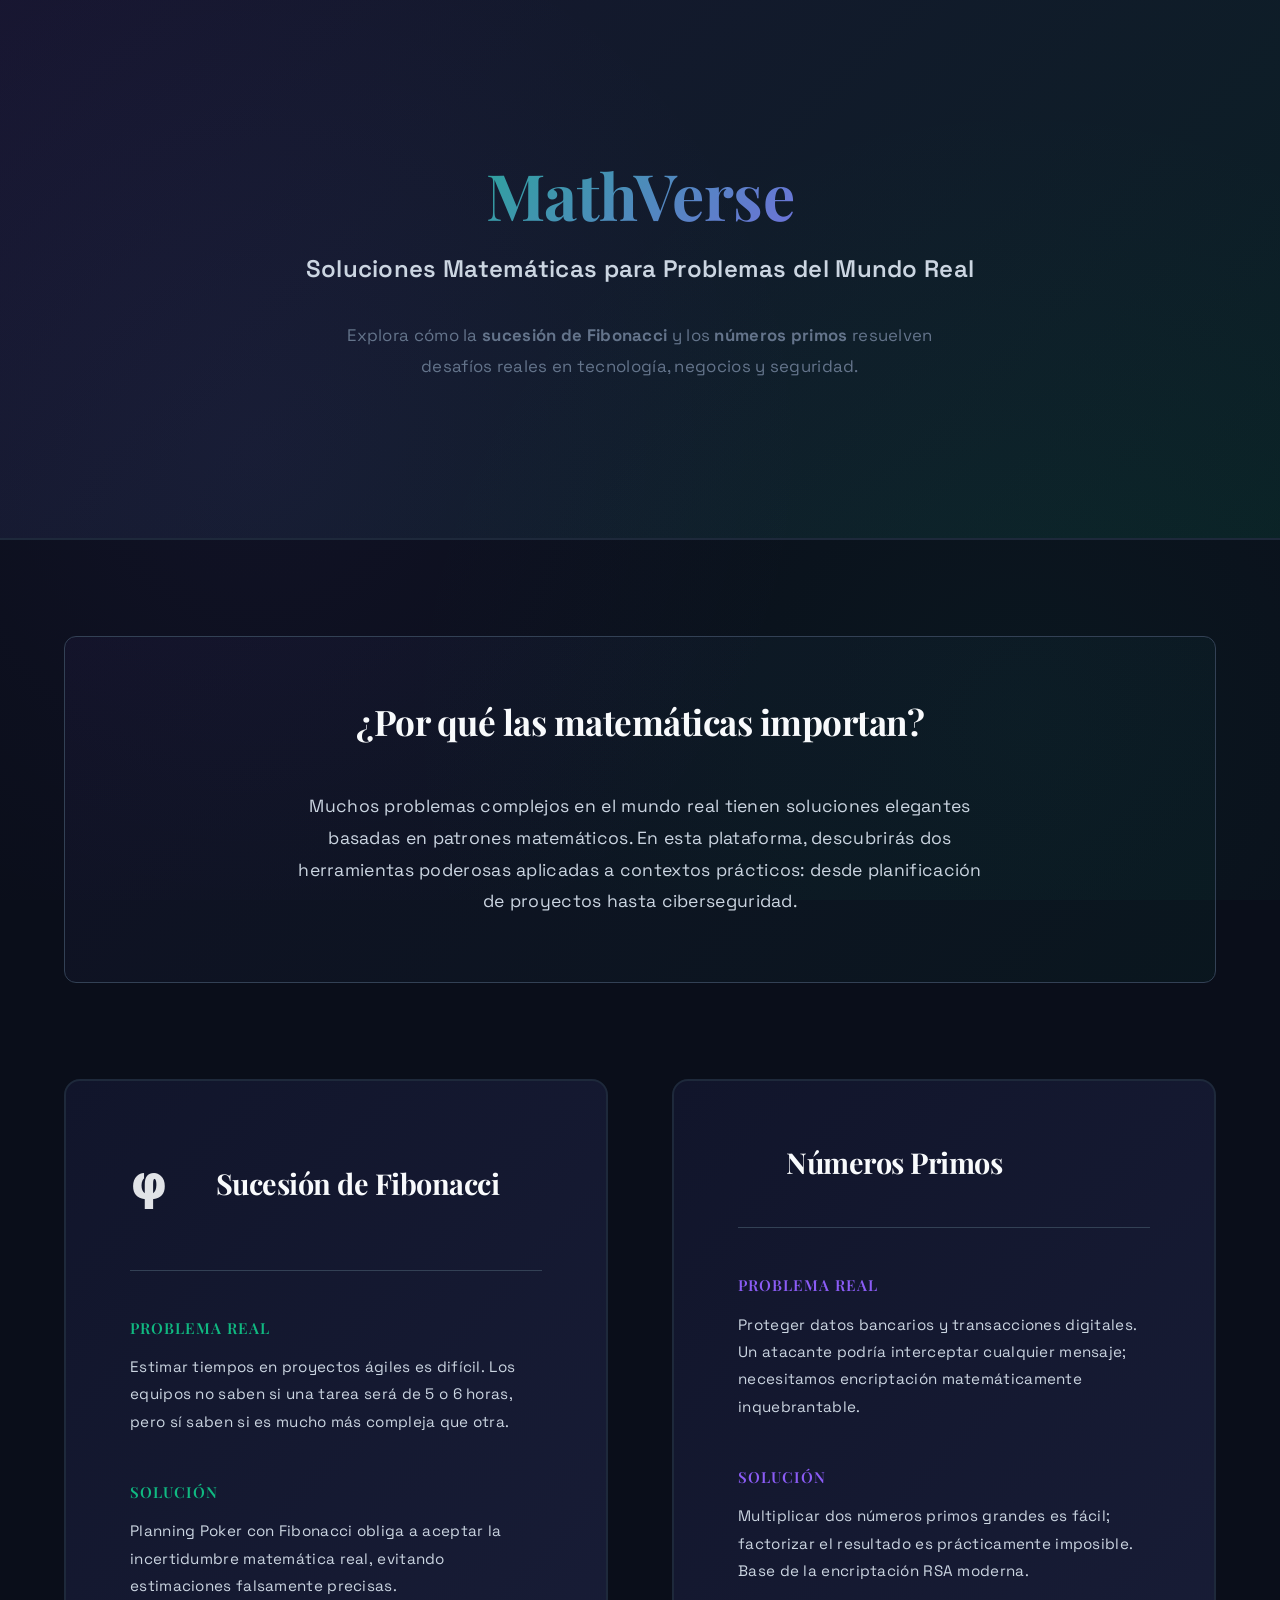
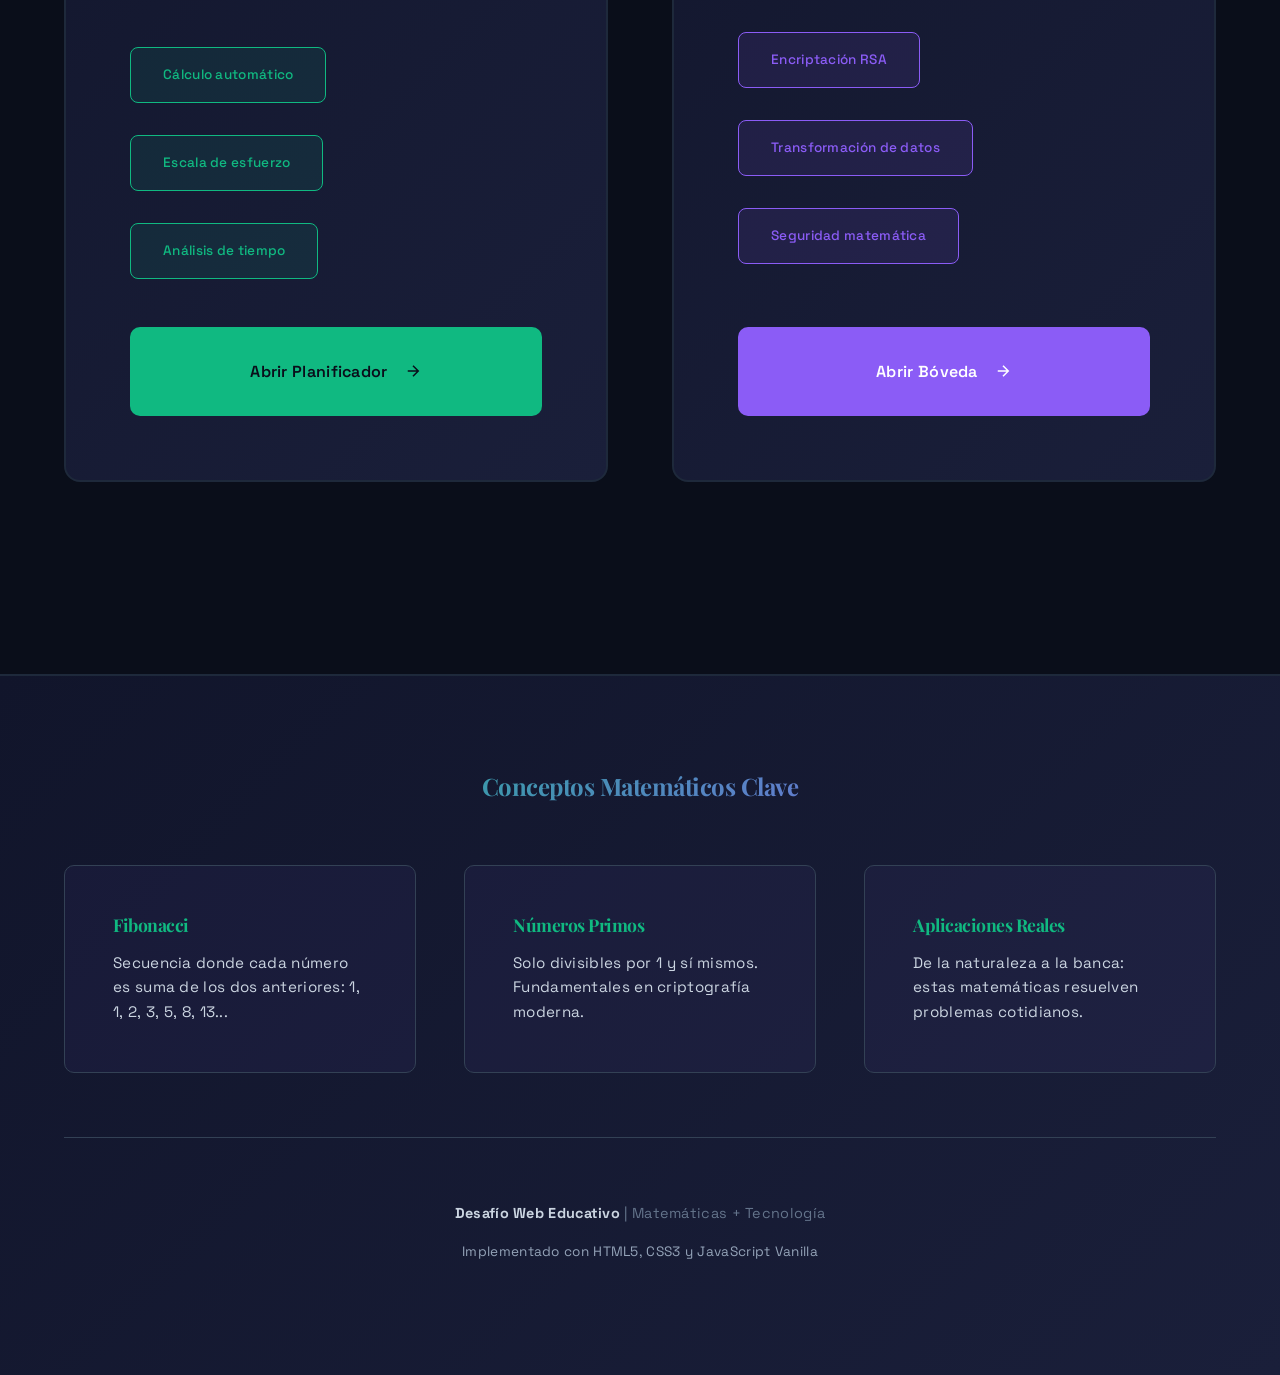
<file: index.html>
<!DOCTYPE html>
<html lang="es">
<head>
    <!-- Metadatos -->
    <meta charset="UTF-8">
    <meta name="viewport" content="width=device-width, initial-scale=1.0">
    <meta name="description" content="MathVerse - Soluciones matemáticas interactivas para problemas del mundo real">
    <meta name="author" content="Desafío Web Educativo">
    
    <!-- Título -->
    <title>MathVerse - Fibonacci y Números Primos</title>
    
    <!-- Estilos -->
    <link rel="stylesheet" href="style.css">
    
    <!-- Fonts de Google -->
    <link rel="preconnect" href="https://fonts.googleapis.com">
    <link rel="preconnect" href="https://fonts.gstatic.com" crossorigin>
    <link href="https://fonts.googleapis.com/css2?family=Space+Grotesk:wght@400;600;700&family=JetBrains+Mono:wght@400;600&family=Playfair+Display:wght@700&display=swap" rel="stylesheet">
</head>
<body>
    <!-- Contenedor principal -->
    <div class="page-wrapper">
        <!-- Header/Portada -->
        <header class="hero-section">
            <div class="hero-background"></div>
            <div class="hero-content">
                <h1 class="main-title" id="main-title">MathVerse</h1>
                <p class="hero-subtitle">Soluciones Matemáticas para Problemas del Mundo Real</p>
                <p class="hero-description">
                    Explora cómo la <strong>sucesión de Fibonacci</strong> y los <strong>números primos</strong> 
                    resuelven desafíos reales en tecnología, negocios y seguridad.
                </p>
            </div>
        </header>

        <!-- Sección de herramientas -->
        <main class="tools-section">
            <!-- Introducción -->
            <section class="intro-block">
                <h2>¿Por qué las matemáticas importan?</h2>
                <p>
                    Muchos problemas complejos en el mundo real tienen soluciones elegantes basadas en patrones 
                    matemáticos. En esta plataforma, descubrirás dos herramientas poderosas aplicadas a contextos 
                    prácticos: desde planificación de proyectos hasta ciberseguridad.
                </p>
            </section>

            <!-- Grid de herramientas -->
            <div class="tools-grid">
                <!-- Card Fibonacci -->
                <article class="tool-card card-fibonacci">
                    <div class="card-header">
                        <div class="card-icon icon-fibonacci">φ</div>
                        <h3>Sucesión de Fibonacci</h3>
                    </div>
                    
                    <div class="card-content">
                        <h4 class="problem-title"> Problema Real</h4>
                        <p class="problem-description">
                            Estimar tiempos en proyectos ágiles es difícil. Los equipos no saben si una tarea 
                            será de 5 o 6 horas, pero sí saben si es mucho más compleja que otra.
                        </p>
                        
                        <h4 class="solution-title"> Solución</h4>
                        <p class="solution-description">
                            Planning Poker con Fibonacci obliga a aceptar la incertidumbre matemática real, 
                            evitando estimaciones falsamente precisas.
                        </p>
                        
                        <div class="features-list">
                            <span class="feature">Cálculo automático</span>
                            <span class="feature">Escala de esfuerzo</span>
                            <span class="feature">Análisis de tiempo</span>
                        </div>
                    </div>
                    
                    <a href="fibonacci.html" class="card-action btn-fibonacci">
                        <span>Abrir Planificador</span>
                        <svg width="18" height="18" viewBox="0 0 24 24" fill="none" stroke="currentColor" stroke-width="2">
                            <path d="M5 12h14M12 5l7 7-7 7"/>
                        </svg>
                    </a>
                </article>

                <!-- Card Números Primos -->
                <article class="tool-card card-primes">
                    <div class="card-header">
                        <div class="card-icon icon-primes"> </div>
                        <h3>Números Primos</h3>
                    </div>
                    
                    <div class="card-content">
                        <h4 class="problem-title"> Problema Real</h4>
                        <p class="problem-description">
                            Proteger datos bancarios y transacciones digitales. Un atacante podría interceptar 
                            cualquier mensaje; necesitamos encriptación matemáticamente inquebrantable.
                        </p>
                        
                        <h4 class="solution-title">Solución</h4>
                        <p class="solution-description">
                            Multiplicar dos números primos grandes es fácil; factorizar el resultado es 
                            prácticamente imposible. Base de la encriptación RSA moderna.
                        </p>
                        
                        <div class="features-list">
                            <span class="feature">Encriptación RSA</span>
                            <span class="feature">Transformación de datos</span>
                            <span class="feature">Seguridad matemática</span>
                        </div>
                    </div>
                    
                    <a href="primos.html" class="card-action btn-primes">
                        <span>Abrir Bóveda</span>
                        <svg width="18" height="18" viewBox="0 0 24 24" fill="none" stroke="currentColor" stroke-width="2">
                            <path d="M5 12h14M12 5l7 7-7 7"/>
                        </svg>
                    </a>
                </article>
            </div>
        </main>

        <!-- Footer -->
        <footer class="footer-section">
            <div class="footer-content">
                <h3>Conceptos Matemáticos Clave</h3>
                <div class="concepts-grid">
                    <div class="concept-box">
                        <h4>Fibonacci</h4>
                        <p>Secuencia donde cada número es suma de los dos anteriores: 1, 1, 2, 3, 5, 8, 13...</p>
                    </div>
                    <div class="concept-box">
                        <h4>Números Primos</h4>
                        <p>Solo divisibles por 1 y sí mismos. Fundamentales en criptografía moderna.</p>
                    </div>
                    <div class="concept-box">
                        <h4>Aplicaciones Reales</h4>
                        <p>De la naturaleza a la banca: estas matemáticas resuelven problemas cotidianos.</p>
                    </div>
                </div>
            </div>
            <div class="footer-bottom">
                <p><strong>Desafío Web Educativo</strong> | Matemáticas + Tecnología</p>
                <p style="font-size: 0.85rem; margin-top: 0.5rem; color: #94a3b8;">
                    Implementado con HTML5, CSS3 y JavaScript Vanilla
                </p>
            </div>
        </footer>
    </div>

    <!-- Scripts -->
    <script src="script.js"></script>
</body>
</html>
</file>
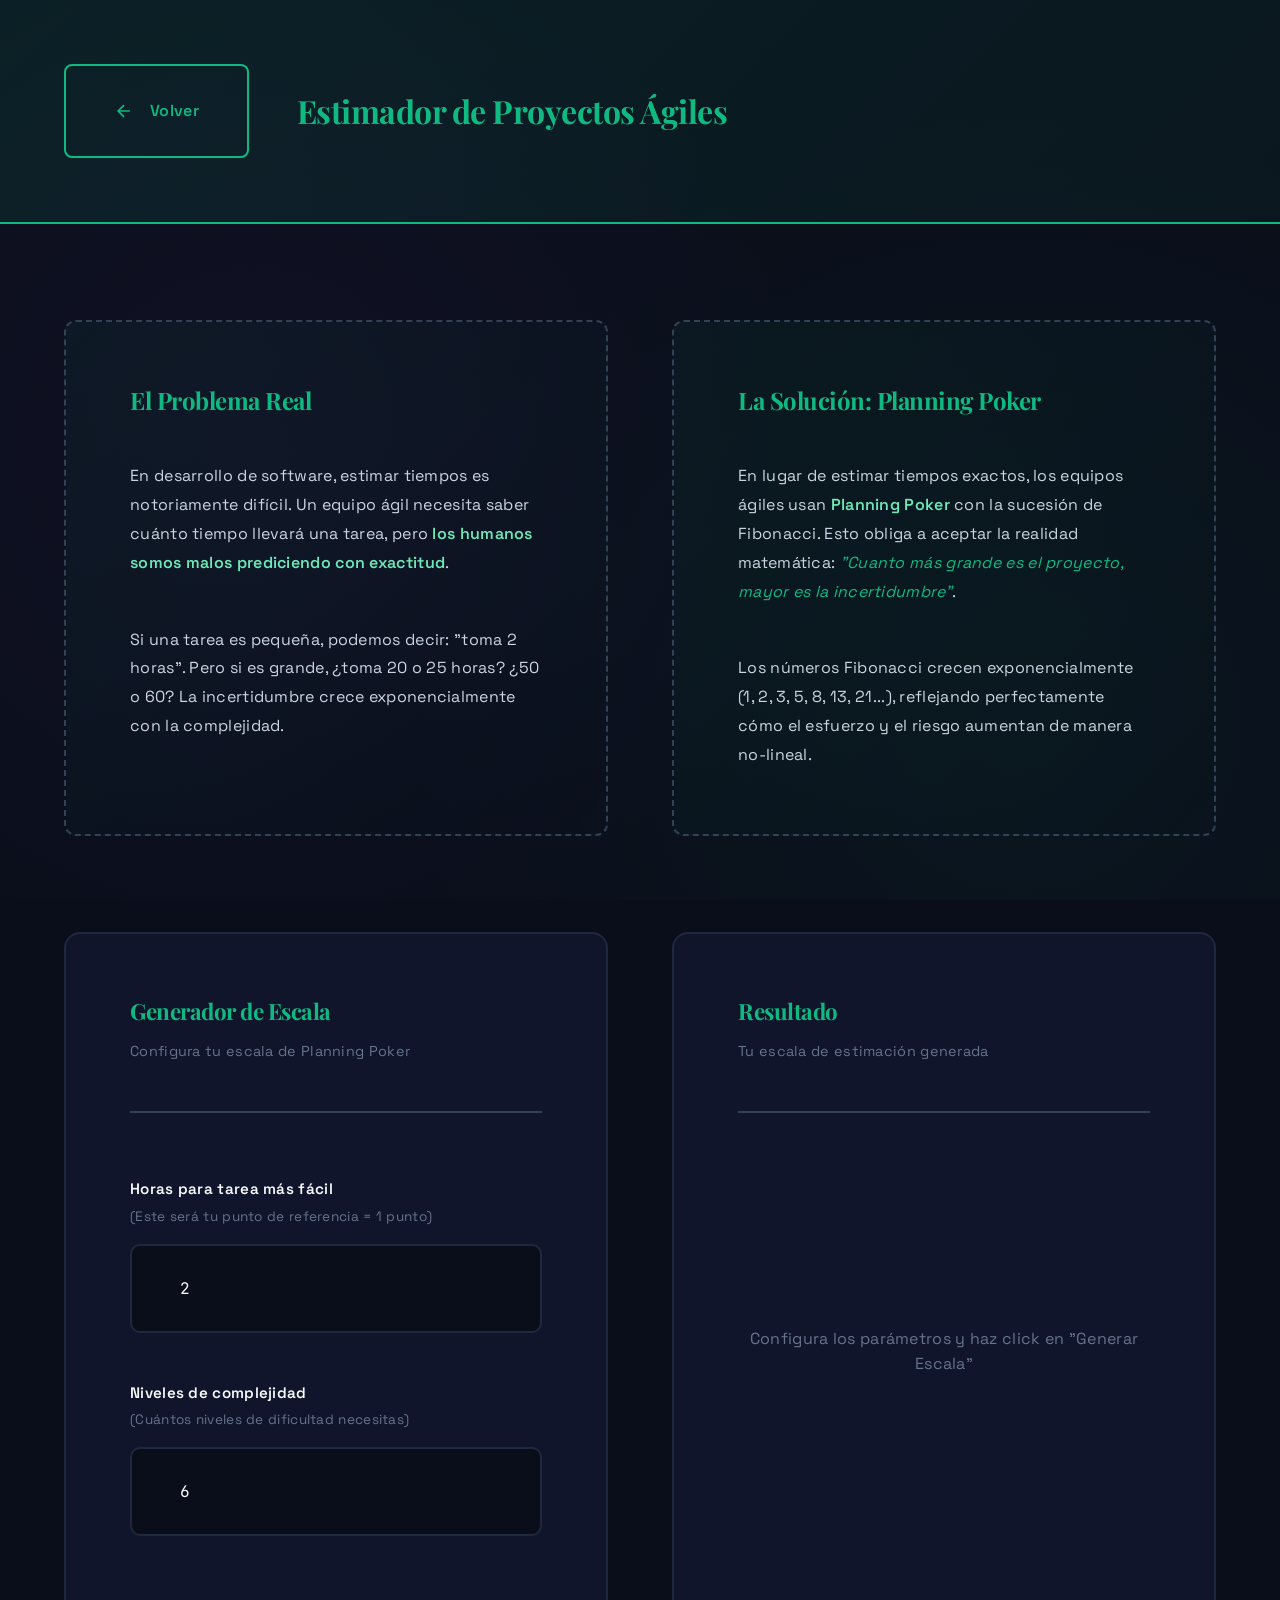
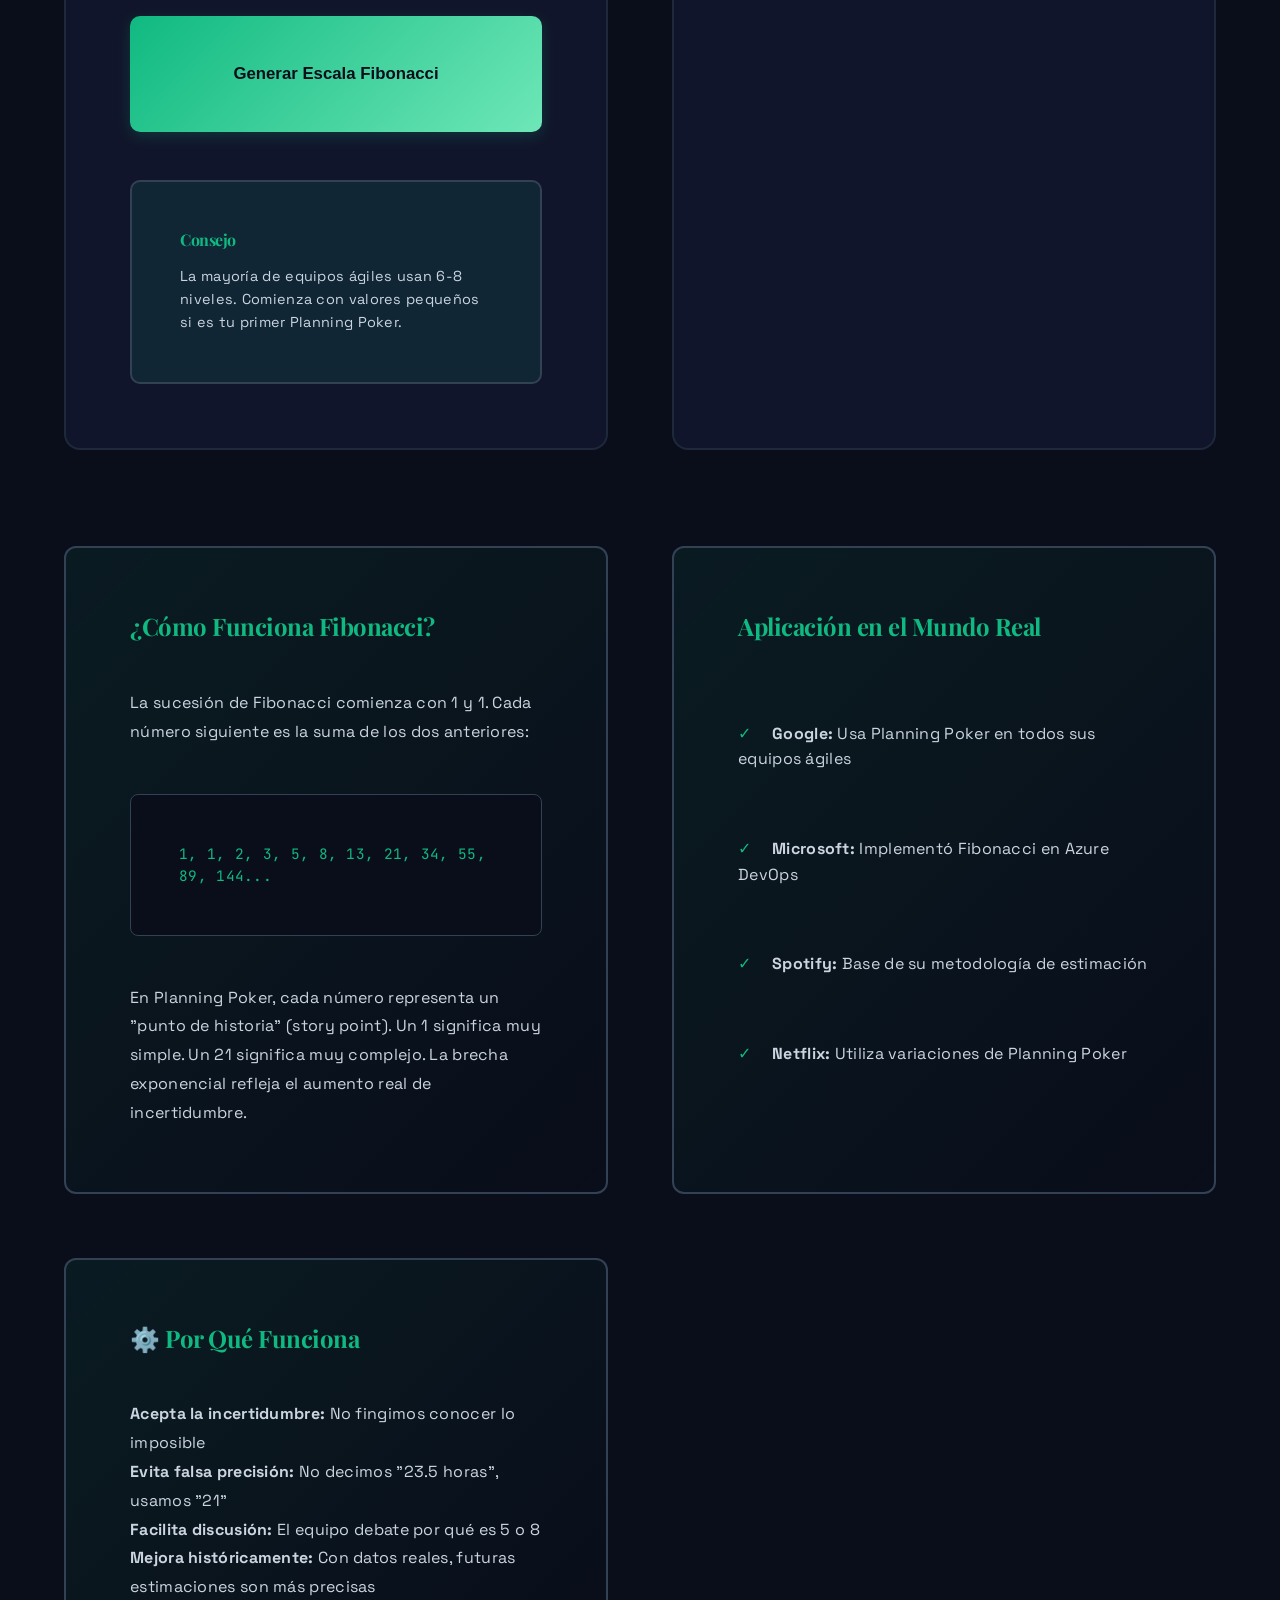
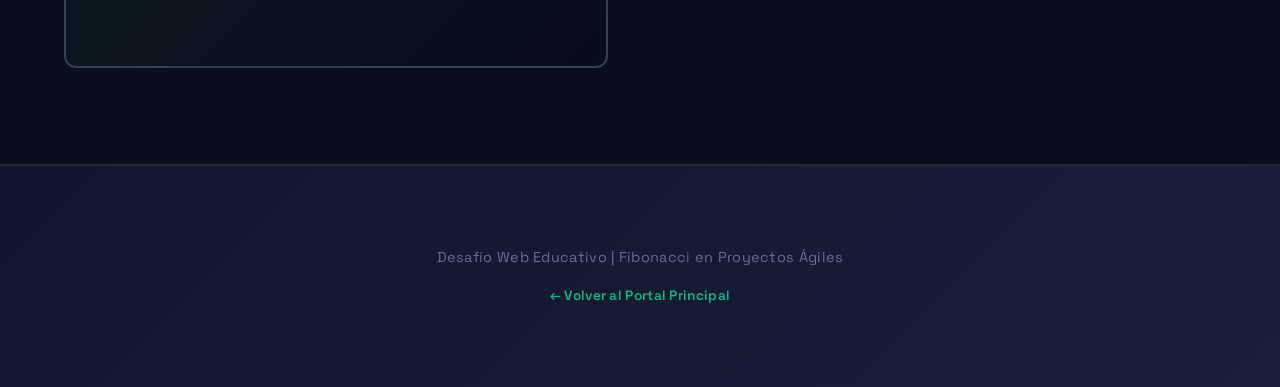
<file: fibonacci.html>
<!DOCTYPE html>
<html lang="es">
<head>
    <!-- Metadatos -->
    <meta charset="UTF-8">
    <meta name="viewport" content="width=device-width, initial-scale=1.0">
    <meta name="description" content="Planificador de proyectos ágiles usando la sucesión de Fibonacci">
    
    <!-- Título -->
    <title>Planificador Ágil - MathVerse</title>
    
    <!-- Estilos -->
    <link rel="stylesheet" href="style.css">
    <link rel="stylesheet" href="fibonacci.css">
    
    <!-- Fonts -->
    <link rel="preconnect" href="https://fonts.googleapis.com">
    <link rel="preconnect" href="https://fonts.gstatic.com" crossorigin>
    <link href="https://fonts.googleapis.com/css2?family=Space+Grotesk:wght@400;600;700&family=JetBrains+Mono:wght@400;600&family=Playfair+Display:wght@700&display=swap" rel="stylesheet">
</head>
<body>
    <div class="page-wrapper">
        <!-- Header con navegación -->
        <header class="subpage-header">
            <a href="index.html" class="btn-back" title="Volver al inicio">
                <svg width="20" height="20" viewBox="0 0 24 24" fill="none" stroke="currentColor" stroke-width="2">
                    <path d="M19 12H5M12 19l-7-7 7-7"/>
                </svg>
                <span>Volver</span>
            </a>
            <h1 class="page-title">Estimador de Proyectos Ágiles</h1>
        </header>

        <!-- Contenido principal -->
        <main class="module-wrapper">
            <!-- Sección de contexto -->
            <section class="context-section">
                <article class="context-box">
                    <h2> El Problema Real</h2>
                    <p>
                        En desarrollo de software, estimar tiempos es notoriamente difícil. Un equipo ágil necesita 
                        saber cuánto tiempo llevará una tarea, pero <strong>los humanos somos malos prediciendo con exactitud</strong>.
                    </p>
                    <p>
                        Si una tarea es pequeña, podemos decir: "toma 2 horas". Pero si es grande, ¿toma 20 o 25 horas? 
                        ¿50 o 60? La incertidumbre crece exponencialmente con la complejidad.
                    </p>
                </article>

                <article class="context-box">
                    <h2> La Solución: Planning Poker</h2>
                    <p>
                        En lugar de estimar tiempos exactos, los equipos ágiles usan <strong>Planning Poker</strong> con la 
                        sucesión de Fibonacci. Esto obliga a aceptar la realidad matemática: 
                        <em>"Cuanto más grande es el proyecto, mayor es la incertidumbre"</em>.
                    </p>
                    <p>
                        Los números Fibonacci crecen exponencialmente (1, 2, 3, 5, 8, 13, 21...), 
                        reflejando perfectamente cómo el esfuerzo y el riesgo aumentan de manera no-lineal.
                    </p>
                </article>
            </section>

            <!-- Área de trabajo -->
            <section class="work-section">
                <!-- Panel de entrada -->
                <div class="input-panel">
                    <div class="panel-header">
                        <h3>Generador de Escala</h3>
                        <p class="panel-subtitle">Configura tu escala de Planning Poker</p>
                    </div>

                    <!-- Formulario -->
                    <form id="agileForm" class="agile-form">
                        <!-- Campo 1: Horas base -->
                        <div class="form-field">
                            <label for="baseHoras">
                                <span class="label-title"> Horas para tarea más fácil</span>
                                <span class="label-hint">(Este será tu punto de referencia = 1 punto)</span>
                            </label>
                            <input 
                                type="number" 
                                id="baseHoras" 
                                value="2" 
                                min="0.5" 
                                max="100" 
                                step="0.5"
                                required
                                placeholder="Ej: 2, 4, 8..."
                                title="Horas que toma la tarea más simple"
                            >
                            <span class="field-error" id="errorBase" style="display: none;"></span>
                        </div>

                        <!-- Campo 2: Niveles de complejidad -->
                        <div class="form-field">
                            <label for="niveles">
                                <span class="label-title"> Niveles de complejidad</span>
                                <span class="label-hint">(Cuántos niveles de dificultad necesitas)</span>
                            </label>
                            <input 
                                type="number" 
                                id="niveles" 
                                value="6" 
                                min="3" 
                                max="12"
                                required
                                placeholder="Entre 3 y 12..."
                                title="Cantidad de niveles Fibonacci a generar"
                            >
                            <span class="field-error" id="errorNiveles" style="display: none;"></span>
                        </div>

                        <!-- Botón de envío -->
                        <button type="button" id="btnCalcular" class="btn-calculate">
                            <span> Generar Escala Fibonacci</span>
                        </button>
                    </form>

                    <!-- Panel informativo -->
                    <div class="info-panel">
                        <h4> Consejo</h4>
                        <p>
                            La mayoría de equipos ágiles usan 6-8 niveles. 
                            Comienza con valores pequeños si es tu primer Planning Poker.
                        </p>
                    </div>
                </div>

                <!-- Panel de resultados -->
                <div class="output-panel">
                    <div class="panel-header">
                        <h3>Resultado</h3>
                        <p class="panel-subtitle">Tu escala de estimación generada</p>
                    </div>

                    <!-- Área de salida -->
                    <div id="resultadoAgile" class="result-area" style="display: none;">
                        <!-- Los resultados se insertan aquí dinámicamente -->
                    </div>

                    <!-- Placeholder cuando no hay resultados -->
                    <div id="placeholderResult" class="result-placeholder">
                        <div class="placeholder-icon"> </div>
                        <p>Configura los parámetros y haz click en "Generar Escala"</p>
                    </div>
                </div>
            </section>

            <!-- Sección educativa -->
            <section class="education-section">
                <article class="education-box">
                    <h3> ¿Cómo Funciona Fibonacci?</h3>
                    <p>
                        La sucesión de Fibonacci comienza con 1 y 1. Cada número siguiente es la suma de los dos anteriores:
                    </p>
                    <code class="code-block">1, 1, 2, 3, 5, 8, 13, 21, 34, 55, 89, 144...</code>
                    <p style="margin-top: var(--spacing-md);">
                        En Planning Poker, cada número representa un "punto de historia" (story point). 
                        Un 1 significa muy simple. Un 21 significa muy complejo. 
                        La brecha exponencial refleja el aumento real de incertidumbre.
                    </p>
                </article>

                <article class="education-box">
                    <h3> Aplicación en el Mundo Real</h3>
                    <ul class="education-list">
                        <li><strong>Google:</strong> Usa Planning Poker en todos sus equipos ágiles</li>
                        <li><strong>Microsoft:</strong> Implementó Fibonacci en Azure DevOps</li>
                        <li><strong>Spotify:</strong> Base de su metodología de estimación</li>
                        <li><strong>Netflix:</strong> Utiliza variaciones de Planning Poker</li>
                    </ul>
                </article>

                <article class="education-box">
                    <h3>⚙️ Por Qué Funciona</h3>
                    <p>
                          <strong>Acepta la incertidumbre:</strong> No fingimos conocer lo imposible<br>
                          <strong>Evita falsa precisión:</strong> No decimos "23.5 horas", usamos "21"<br>
                          <strong>Facilita discusión:</strong> El equipo debate por qué es 5 o 8<br>
                          <strong>Mejora históricamente:</strong> Con datos reales, futuras estimaciones son más precisas
                    </p>
                </article>
            </section>
        </main>

        <!-- Footer -->
        <footer class="subpage-footer">
            <p>Desafío Web Educativo | Fibonacci en Proyectos Ágiles</p>
            <p style="font-size: 0.85rem; margin-top: 0.5rem;">
                <a href="index.html">← Volver al Portal Principal</a>
            </p>
        </footer>
    </div>

    <!-- Scripts -->
    <script src="fibonacci.js"></script>
</body>
</html>
</file>
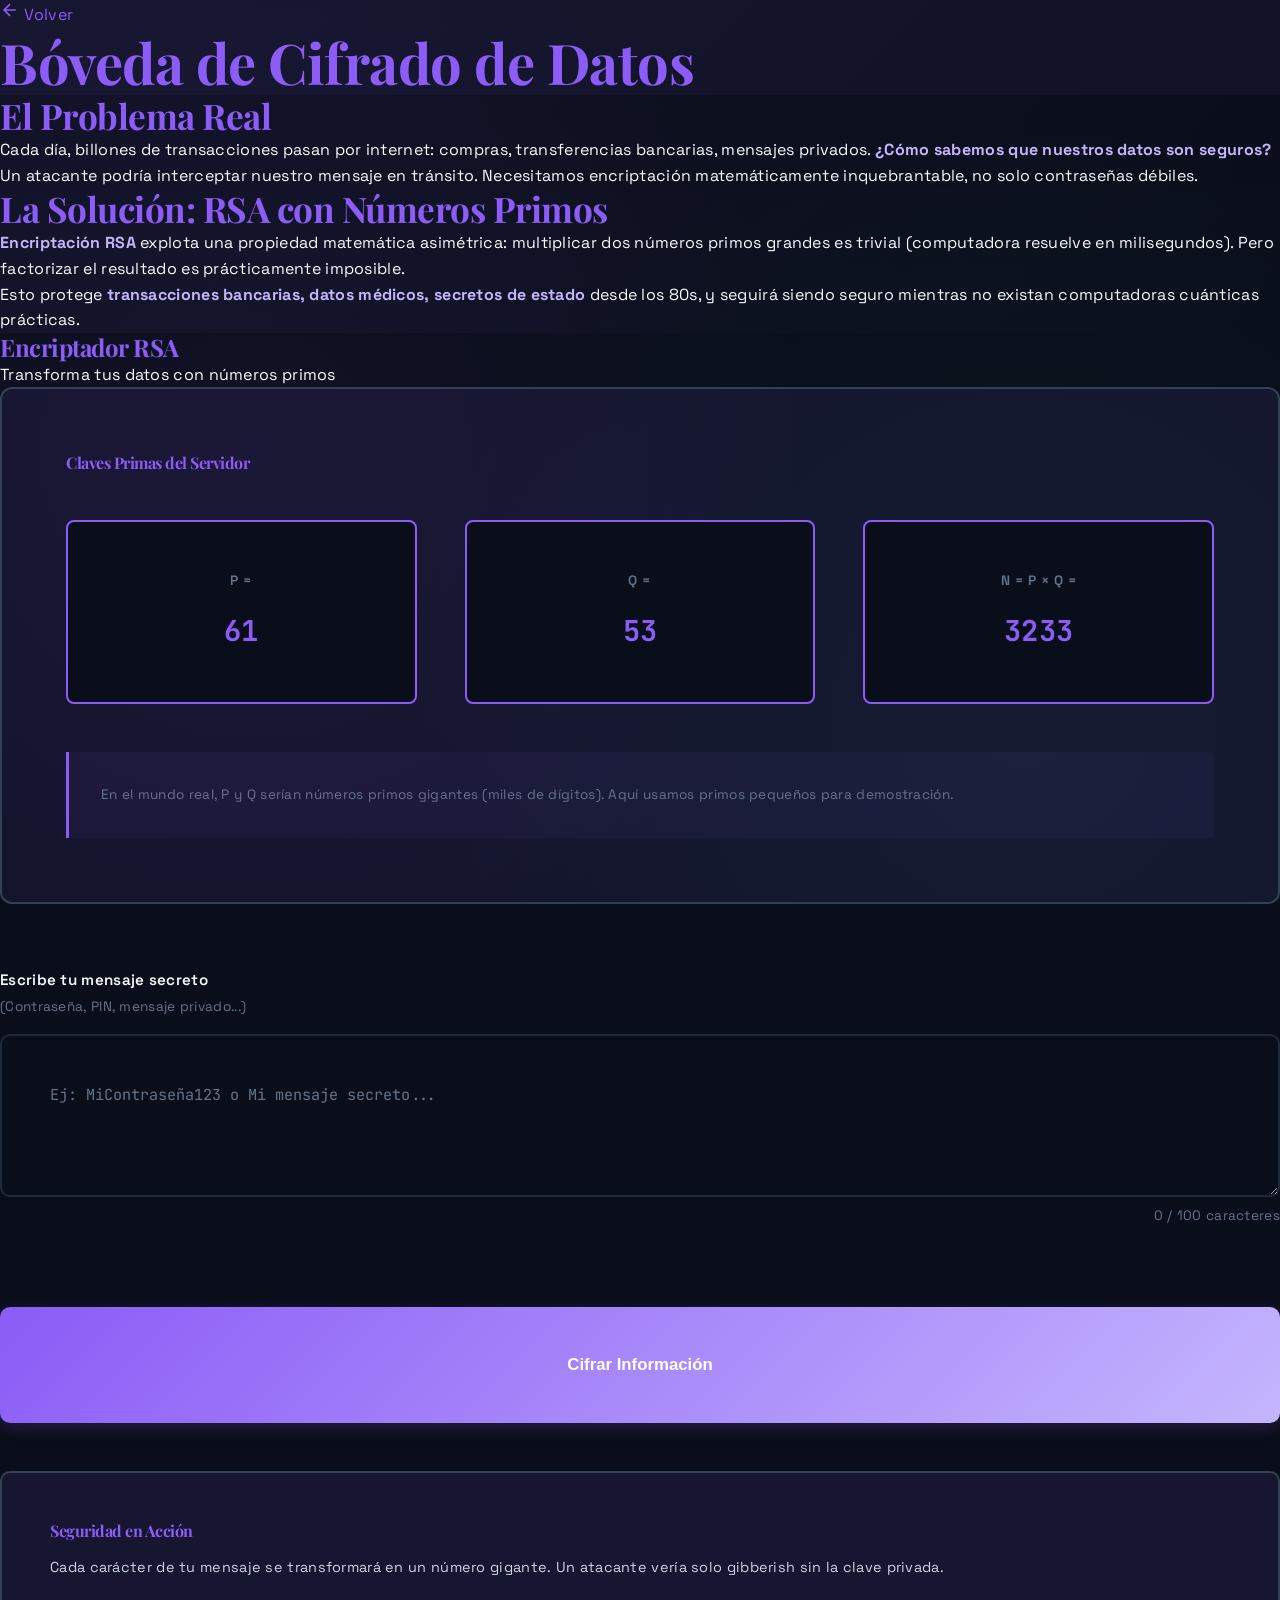
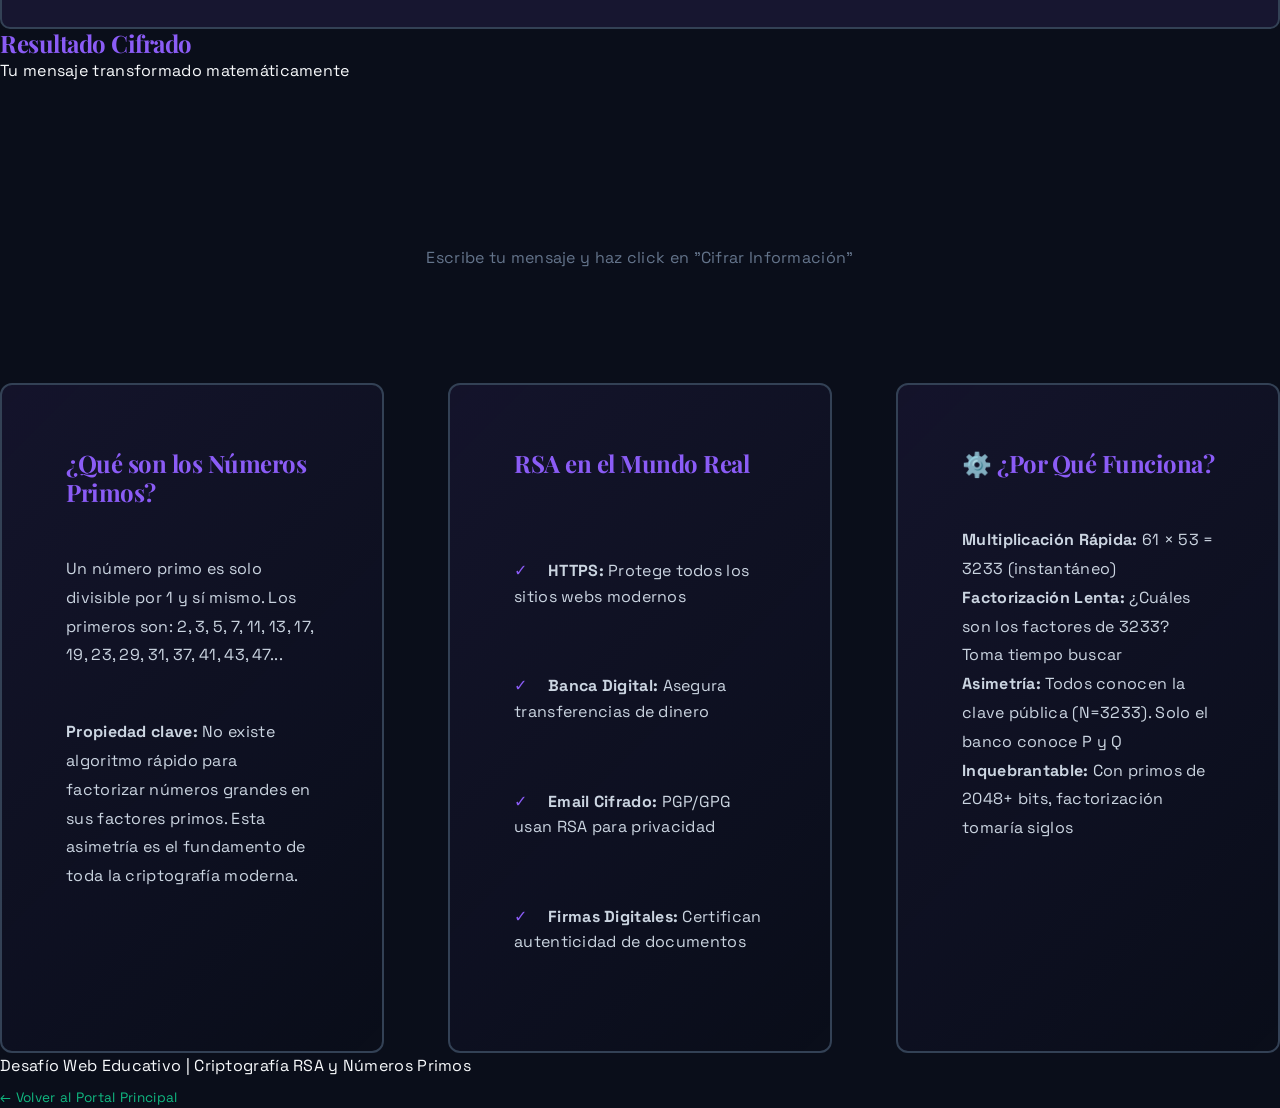
<file: primos.html>
<!DOCTYPE html>
<html lang="es">
<head>
    <!-- Metadatos -->
    <meta charset="UTF-8">
    <meta name="viewport" content="width=device-width, initial-scale=1.0">
    <meta name="description" content="Simulador de encriptación RSA usando números primos">
    
    <!-- Título -->
    <title>Bóveda de Cifrado - MathVerse</title>
    
    <!-- Estilos -->
    <link rel="stylesheet" href="style.css">
    <link rel="stylesheet" href="primos.css">
    
    <!-- Fonts -->
    <link rel="preconnect" href="https://fonts.googleapis.com">
    <link rel="preconnect" href="https://fonts.gstatic.com" crossorigin>
    <link href="https://fonts.googleapis.com/css2?family=Space+Grotesk:wght@400;600;700&family=JetBrains+Mono:wght@400;600&family=Playfair+Display:wght@700&display=swap" rel="stylesheet">
</head>
<body>
    <div class="page-wrapper">
        <!-- Header con navegación -->
        <header class="subpage-header header-primes">
            <a href="index.html" class="btn-back" title="Volver al inicio">
                <svg width="20" height="20" viewBox="0 0 24 24" fill="none" stroke="currentColor" stroke-width="2">
                    <path d="M19 12H5M12 19l-7-7 7-7"/>
                </svg>
                <span>Volver</span>
            </a>
            <h1 class="page-title">Bóveda de Cifrado de Datos</h1>
        </header>

        <!-- Contenido principal -->
        <main class="module-wrapper">
            <!-- Sección de contexto -->
            <section class="context-section">
                <article class="context-box">
                    <h2> El Problema Real</h2>
                    <p>
                        Cada día, billones de transacciones pasan por internet: compras, transferencias bancarias, 
                        mensajes privados. <strong>¿Cómo sabemos que nuestros datos son seguros?</strong>
                    </p>
                    <p>
                        Un atacante podría interceptar nuestro mensaje en tránsito. Necesitamos encriptación 
                        matemáticamente inquebrantable, no solo contraseñas débiles.
                    </p>
                </article>

                <article class="context-box">
                    <h2> La Solución: RSA con Números Primos</h2>
                    <p>
                        <strong>Encriptación RSA</strong> explota una propiedad matemática asimétrica: multiplicar dos 
                        números primos grandes es trivial (computadora resuelve en milisegundos). 
                        Pero factorizar el resultado es prácticamente imposible.
                    </p>
                    <p>
                        Esto protege <strong>transacciones bancarias, datos médicos, secretos de estado</strong> 
                        desde los 80s, y seguirá siendo seguro mientras no existan computadoras cuánticas prácticas.
                    </p>
                </article>
            </section>

            <!-- Área de trabajo -->
            <section class="work-section">
                <!-- Panel de entrada -->
                <div class="input-panel">
                    <div class="panel-header">
                        <h3>Encriptador RSA</h3>
                        <p class="panel-subtitle">Transforma tus datos con números primos</p>
                    </div>

                    <!-- Información de claves -->
                    <div class="keys-info">
                        <h4> Claves Primas del Servidor</h4>
                        <div class="key-display">
                            <div class="key-box">
                                <span class="key-label">P =</span>
                                <span class="key-value">61</span>
                            </div>
                            <div class="key-box">
                                <span class="key-label">Q =</span>
                                <span class="key-value">53</span>
                            </div>
                            <div class="key-box">
                                <span class="key-label">N = P × Q =</span>
                                <span class="key-value">3233</span>
                            </div>
                        </div>
                        <p class="keys-hint">
                            En el mundo real, P y Q serían números primos gigantes (miles de dígitos). 
                            Aquí usamos primos pequeños para demostración.
                        </p>
                    </div>

                    <!-- Formulario de entrada -->
                    <form id="encryptForm" class="encrypt-form">
                        <div class="form-field">
                            <label for="inputSecret">
                                <span class="label-title">  Escribe tu mensaje secreto</span>
                                <span class="label-hint">(Contraseña, PIN, mensaje privado...)</span>
                            </label>
                            <textarea 
                                id="inputSecret"
                                class="secret-input"
                                placeholder="Ej: MiContraseña123 o Mi mensaje secreto..."
                                maxlength="100"
                                rows="3"
                                title="Mensaje a encriptar"
                            ></textarea>
                            <span class="field-error" id="errorSecret" style="display: none;"></span>
                            <div class="input-counter">
                                <span id="charCount">0</span> / 100 caracteres
                            </div>
                        </div>

                        <!-- Botón de encriptación -->
                        <button type="button" id="btnEncrypt" class="btn-encrypt">
                            <span> Cifrar Información</span>
                        </button>
                    </form>

                    <!-- Panel informativo -->
                    <div class="info-panel">
                        <h4> Seguridad en Acción</h4>
                        <p>
                            Cada carácter de tu mensaje se transformará en un número gigante. 
                            Un atacante vería solo gibberish sin la clave privada.
                        </p>
                    </div>
                </div>

                <!-- Panel de resultados -->
                <div class="output-panel">
                    <div class="panel-header">
                        <h3>Resultado Cifrado</h3>
                        <p class="panel-subtitle">Tu mensaje transformado matemáticamente</p>
                    </div>

                    <!-- Área de salida -->
                    <div id="cryptoConsole" class="crypto-output" style="display: none;">
                        <!-- Los resultados se insertan aquí dinámicamente -->
                    </div>

                    <!-- Placeholder cuando no hay resultados -->
                    <div id="placeholderCrypto" class="result-placeholder">
                        <div class="placeholder-icon"> </div>
                        <p>Escribe tu mensaje y haz click en "Cifrar Información"</p>
                    </div>
                </div>
            </section>

            <!-- Sección educativa -->
            <section class="education-section">
                <article class="education-box">
                    <h3> ¿Qué son los Números Primos?</h3>
                    <p>
                        Un número primo es solo divisible por 1 y sí mismo. Los primeros son: 
                        2, 3, 5, 7, 11, 13, 17, 19, 23, 29, 31, 37, 41, 43, 47...
                    </p>
                    <p>
                        <strong>Propiedad clave:</strong> No existe algoritmo rápido para factorizar números grandes 
                        en sus factores primos. Esta asimetría es el fundamento de toda la criptografía moderna.
                    </p>
                </article>

                <article class="education-box">
                    <h3> RSA en el Mundo Real</h3>
                    <ul class="education-list">
                        <li><strong>HTTPS:</strong> Protege todos los sitios webs modernos</li>
                        <li><strong>Banca Digital:</strong> Asegura transferencias de dinero</li>
                        <li><strong>Email Cifrado:</strong> PGP/GPG usan RSA para privacidad</li>
                        <li><strong>Firmas Digitales:</strong> Certifican autenticidad de documentos</li>
                    </ul>
                </article>

                <article class="education-box">
                    <h3>⚙️ ¿Por Qué Funciona?</h3>
                    <p>
                          <strong>Multiplicación Rápida:</strong> 61 × 53 = 3233 (instantáneo)<br>
                          <strong>Factorización Lenta:</strong> ¿Cuáles son los factores de 3233? Toma tiempo buscar<br>
                          <strong>Asimetría:</strong> Todos conocen la clave pública (N=3233). Solo el banco conoce P y Q<br>
                          <strong>Inquebrantable:</strong> Con primos de 2048+ bits, factorización tomaría siglos
                    </p>
                </article>
            </section>
        </main>

        <!-- Footer -->
        <footer class="subpage-footer">
            <p>Desafío Web Educativo | Criptografía RSA y Números Primos</p>
            <p style="font-size: 0.85rem; margin-top: 0.5rem;">
                <a href="index.html">← Volver al Portal Principal</a>
            </p>
        </footer>
    </div>

    <!-- Scripts -->
    <script src="primos.js"></script>
</body>
</html>
</file>
<file: style.css>
/* ==========================================
   MATHVERSE - ESTILOS GLOBALES
   Diseño moderno y profesional
   ========================================== */

/* Variables CSS - Paleta de colores y estilos */
:root {
    /* Colores de fondo */
    --bg-primary: #0a0e1a;
    --bg-secondary: #11152b;
    --bg-tertiary: #1a1f3a;
    
    /* Colores de acento */
    --accent-fibonacci: #10b981;
    --accent-fibonacci-light: #6ee7b7;
    --accent-primes: #8b5cf6;
    --accent-primes-light: #c4b5fd;
    
    /* Colores de texto */
    --text-primary: #f8fafc;
    --text-secondary: #cbd5e1;
    --text-muted: #64748b;
    
    /* Bordes */
    --border-color: #1e293b;
    --border-light: #334155;
    
    /* Espaciado */
    --spacing-unit: 0.5rem;
    --spacing-xs: calc(var(--spacing-unit) * 2);
    --spacing-sm: calc(var(--spacing-unit) * 4);
    --spacing-md: calc(var(--spacing-unit) * 6);
    --spacing-lg: calc(var(--spacing-unit) * 8);
    --spacing-xl: calc(var(--spacing-unit) * 12);
    
    /* Transiciones */
    --transition-fast: 150ms cubic-bezier(0.4, 0, 0.2, 1);
    --transition-normal: 300ms cubic-bezier(0.4, 0, 0.2, 1);
    --transition-slow: 500ms cubic-bezier(0.4, 0, 0.2, 1);
}

/* Reset y estilos base */
* {
    margin: 0;
    padding: 0;
    box-sizing: border-box;
}

html {
    scroll-behavior: smooth;
}

body {
    background-color: var(--bg-primary);
    color: var(--text-primary);
    font-family: 'Space Grotesk', system-ui, -apple-system, sans-serif;
    font-size: 1rem;
    line-height: 1.6;
    letter-spacing: 0.3px;
    overflow-x: hidden;
    
    /* Fondo con patrón sutil */
    background-image: 
        radial-gradient(circle at 20% 50%, rgba(139, 92, 246, 0.05) 0%, transparent 50%),
        radial-gradient(circle at 80% 80%, rgba(16, 185, 129, 0.05) 0%, transparent 50%);
    background-attachment: fixed;
}

/* Tipografía */
h1, h2, h3, h4, h5, h6 {
    font-family: 'Playfair Display', serif;
    font-weight: 700;
    letter-spacing: -0.5px;
    line-height: 1.2;
}

h1 { font-size: 3.5rem; }
h2 { font-size: 2.2rem; }
h3 { font-size: 1.5rem; }
h4 { font-size: 1.1rem; }

code, pre {
    font-family: 'JetBrains Mono', monospace;
    background-color: var(--bg-secondary);
    color: var(--accent-fibonacci);
}

a {
    color: var(--accent-fibonacci);
    text-decoration: none;
    transition: color var(--transition-fast);
}

a:hover {
    color: var(--accent-fibonacci-light);
}

/* ==========================================
   LAYOUT PRINCIPAL
   ========================================== */

.page-wrapper {
    min-height: 100vh;
    display: flex;
    flex-direction: column;
}

/* Hero Section */
.hero-section {
    position: relative;
    padding: var(--spacing-xl) var(--spacing-lg);
    min-height: 60vh;
    display: flex;
    align-items: center;
    justify-content: center;
    overflow: hidden;
    border-bottom: 2px solid var(--border-color);
}

.hero-background {
    position: absolute;
    top: 0;
    left: 0;
    right: 0;
    bottom: 0;
    
    /* Gradientes animados */
    background: linear-gradient(
        135deg,
        rgba(139, 92, 246, 0.1) 0%,
        rgba(16, 185, 129, 0.1) 100%
    );
    
    /* Efecto de movimiento */
    animation: gradientFlow 15s ease infinite;
    z-index: -1;
}

@keyframes gradientFlow {
    0%, 100% { 
        background-position: 0% 50%;
        filter: brightness(1);
    }
    50% { 
        background-position: 100% 50%;
        filter: brightness(1.1);
    }
}

.hero-content {
    text-align: center;
    max-width: 900px;
    z-index: 1;
    animation: fadeInUp 0.8s ease-out;
}

@keyframes fadeInUp {
    from {
        opacity: 0;
        transform: translateY(30px);
    }
    to {
        opacity: 1;
        transform: translateY(0);
    }
}

.main-title {
    font-size: 4rem;
    margin-bottom: var(--spacing-xs);
    background: linear-gradient(135deg, var(--accent-fibonacci), var(--accent-primes));
    -webkit-background-clip: text;
    -webkit-text-fill-color: transparent;
    background-clip: text;
    transition: transform var(--transition-normal);
}

.main-title:hover {
    transform: scale(1.05);
}

.hero-subtitle {
    font-size: 1.5rem;
    color: var(--text-secondary);
    margin-bottom: var(--spacing-sm);
    font-weight: 600;
}

.hero-description {
    font-size: 1.05rem;
    color: var(--text-muted);
    max-width: 600px;
    margin: 0 auto;
    line-height: 1.8;
}

/* ==========================================
   SECCIÓN DE HERRAMIENTAS
   ========================================== */

.tools-section {
    flex: 1;
    padding: var(--spacing-xl) var(--spacing-lg);
    max-width: 1400px;
    margin: 0 auto;
    width: 100%;
}

.intro-block {
    text-align: center;
    margin-bottom: var(--spacing-xl);
    padding: var(--spacing-lg);
    background: linear-gradient(135deg, rgba(139, 92, 246, 0.05), rgba(16, 185, 129, 0.05));
    border: 1px solid var(--border-light);
    border-radius: 12px;
    animation: fadeInUp 0.8s ease-out 0.2s both;
}

.intro-block h2 {
    margin-bottom: var(--spacing-md);
    color: var(--text-primary);
}

.intro-block p {
    font-size: 1.1rem;
    color: var(--text-secondary);
    max-width: 700px;
    margin: 0 auto;
    line-height: 1.8;
}

/* Grid de Herramientas */
.tools-grid {
    display: grid;
    grid-template-columns: repeat(auto-fit, minmax(480px, 1fr));
    gap: var(--spacing-lg);
    margin-bottom: var(--spacing-xl);
}

@media (max-width: 1024px) {
    .tools-grid {
        grid-template-columns: 1fr;
    }
}

/* Cards de Herramientas */
.tool-card {
    display: flex;
    flex-direction: column;
    background: linear-gradient(135deg, var(--bg-secondary) 0%, var(--bg-tertiary) 100%);
    border: 2px solid var(--border-color);
    border-radius: 16px;
    padding: var(--spacing-lg);
    transition: all var(--transition-normal);
    animation: fadeInUp 0.8s ease-out 0.3s both;
    position: relative;
    overflow: hidden;
}

.tool-card::before {
    content: '';
    position: absolute;
    top: -50%;
    right: -50%;
    width: 100%;
    height: 100%;
    background: radial-gradient(circle, rgba(255,255,255,0.05) 0%, transparent 70%);
    opacity: 0;
    transition: opacity var(--transition-normal);
    z-index: 1;
}

.tool-card:hover {
    transform: translateY(-8px);
    border-color: currentColor;
}

.tool-card:hover::before {
    opacity: 1;
}

.tool-card.card-fibonacci {
    --accent-color: var(--accent-fibonacci);
    color: var(--text-primary);
}

.tool-card.card-fibonacci:hover {
    box-shadow: 0 20px 40px rgba(16, 185, 129, 0.15);
    border-color: var(--accent-fibonacci);
}

.tool-card.card-primes {
    --accent-color: var(--accent-primes);
    color: var(--text-primary);
}

.tool-card.card-primes:hover {
    box-shadow: 0 20px 40px rgba(139, 92, 246, 0.15);
    border-color: var(--accent-primes);
}

/* Header de Card */
.card-header {
    display: flex;
    align-items: center;
    gap: var(--spacing-md);
    margin-bottom: var(--spacing-md);
    padding-bottom: var(--spacing-md);
    border-bottom: 1px solid var(--border-light);
    position: relative;
    z-index: 2;
}

.card-icon {
    font-size: 3rem;
    font-weight: bold;
    opacity: 0.9;
}

.card-header h3 {
    margin: 0;
    font-size: 1.8rem;
}

/* Contenido de Card */
.card-content {
    flex: 1;
    margin-bottom: var(--spacing-md);
    position: relative;
    z-index: 2;
}

.problem-title,
.solution-title {
    font-size: 0.95rem;
    font-weight: 600;
    color: var(--accent-color);
    margin-top: var(--spacing-md);
    margin-bottom: var(--spacing-xs);
    text-transform: uppercase;
    letter-spacing: 1px;
}

.problem-title {
    margin-top: 0;
}

.problem-description,
.solution-description {
    font-size: 0.95rem;
    color: var(--text-secondary);
    line-height: 1.8;
    margin-bottom: var(--spacing-sm);
}

/* Lista de características */
.features-list {
    display: flex;
    gap: var(--spacing-sm);
    flex-wrap: wrap;
    margin-top: var(--spacing-md);
}

.feature {
    display: inline-block;
    padding: var(--spacing-xs) var(--spacing-sm);
    background-color: rgba(139, 92, 246, 0.1);
    border: 1px solid var(--accent-color);
    border-radius: 8px;
    font-size: 0.85rem;
    color: var(--accent-color);
    font-weight: 500;
}

.card-fibonacci .feature {
    background-color: rgba(16, 185, 129, 0.1);
    border-color: var(--accent-fibonacci);
    color: var(--accent-fibonacci);
}

.card-primes .feature {
    background-color: rgba(139, 92, 246, 0.1);
    border-color: var(--accent-primes);
    color: var(--accent-primes);
}

/* Botón de acción */
.card-action {
    display: inline-flex;
    align-items: center;
    justify-content: center;
    gap: var(--spacing-xs);
    padding: var(--spacing-sm) var(--spacing-md);
    border-radius: 10px;
    font-weight: 600;
    font-size: 1rem;
    transition: all var(--transition-fast);
    border: none;
    cursor: pointer;
    position: relative;
    z-index: 2;
    width: 100%;
    text-align: center;
}

.btn-fibonacci {
    background: var(--accent-fibonacci);
    color: var(--bg-primary);
}

.btn-fibonacci:hover {
    background: var(--accent-fibonacci-light);
    transform: translateX(4px);
    box-shadow: 0 10px 20px rgba(16, 185, 129, 0.3);
}

.btn-primes {
    background: var(--accent-primes);
    color: #fff;
}

.btn-primes:hover {
    background: var(--accent-primes-light);
    transform: translateX(4px);
    box-shadow: 0 10px 20px rgba(139, 92, 246, 0.3);
}

/* ==========================================
   FOOTER
   ========================================== */

.footer-section {
    background: linear-gradient(135deg, var(--bg-secondary) 0%, var(--bg-tertiary) 100%);
    border-top: 2px solid var(--border-color);
    padding: var(--spacing-xl) var(--spacing-lg);
    margin-top: auto;
}

.footer-content {
    max-width: 1400px;
    margin: 0 auto var(--spacing-lg);
}

.footer-content h3 {
    text-align: center;
    margin-bottom: var(--spacing-lg);
    background: linear-gradient(135deg, var(--accent-fibonacci), var(--accent-primes));
    -webkit-background-clip: text;
    -webkit-text-fill-color: transparent;
    background-clip: text;
}

.concepts-grid {
    display: grid;
    grid-template-columns: repeat(auto-fit, minmax(280px, 1fr));
    gap: var(--spacing-md);
}

.concept-box {
    padding: var(--spacing-md);
    background-color: rgba(139, 92, 246, 0.05);
    border: 1px solid var(--border-light);
    border-radius: 10px;
    transition: all var(--transition-normal);
}

.concept-box:hover {
    background-color: rgba(139, 92, 246, 0.1);
    border-color: var(--accent-primes);
    transform: translateY(-4px);
}

.concept-box h4 {
    color: var(--accent-fibonacci);
    margin-bottom: var(--spacing-xs);
}

.concept-box p {
    color: var(--text-secondary);
    font-size: 0.95rem;
    line-height: 1.6;
}

.footer-bottom {
    text-align: center;
    padding-top: var(--spacing-md);
    border-top: 1px solid var(--border-light);
    color: var(--text-muted);
    font-size: 0.9rem;
}

.footer-bottom p {
    margin: var(--spacing-xs) 0;
}

.footer-bottom strong {
    color: var(--text-secondary);
}

/* ==========================================
   RESPONSIVIDAD
   ========================================== */

@media (max-width: 768px) {
    :root {
        font-size: 0.95rem;
    }
    
    h1 { font-size: 2.5rem; }
    h2 { font-size: 1.8rem; }
    h3 { font-size: 1.3rem; }
    
    .hero-section {
        padding: var(--spacing-lg) var(--spacing-md);
        min-height: 50vh;
    }
    
    .main-title {
        font-size: 2.5rem;
    }
    
    .hero-subtitle {
        font-size: 1.2rem;
    }
    
    .tools-section {
        padding: var(--spacing-lg) var(--spacing-md);
    }
    
    .tools-grid {
        grid-template-columns: 1fr;
        gap: var(--spacing-md);
    }
    
    .tool-card {
        padding: var(--spacing-md);
    }
}

@media (max-width: 480px) {
    h1 { font-size: 2rem; }
    h2 { font-size: 1.5rem; }
    
    .hero-section {
        padding: var(--spacing-md) var(--spacing-sm);
        min-height: 45vh;
    }
    
    .main-title {
        font-size: 2rem;
    }
    
    .hero-subtitle {
        font-size: 1rem;
    }
    
    .hero-description {
        font-size: 0.95rem;
    }
    
    .tools-section {
        padding: var(--spacing-md) var(--spacing-sm);
    }
    
    .intro-block {
        padding: var(--spacing-md);
    }
    
    .tool-card {
        padding: var(--spacing-md);
        gap: var(--spacing-md);
    }
    
    .card-header {
        flex-wrap: wrap;
        gap: var(--spacing-sm);
    }
    
    .card-action {
        padding: var(--spacing-sm) var(--spacing-md);
    }
    
    .features-list {
        justify-content: center;
    }
    
    .footer-content h3 {
        margin-bottom: var(--spacing-md);
    }
}

/* ==========================================
   ACCESIBILIDAD
   ========================================== */

@media (prefers-reduced-motion: reduce) {
    * {
        animation-duration: 0.01ms !important;
        animation-iteration-count: 1 !important;
        transition-duration: 0.01ms !important;
    }
}

/* Focus visible para navegación por teclado */
a:focus-visible,
button:focus-visible {
    outline: 2px solid var(--accent-fibonacci);
    outline-offset: 2px;
}

/* Modo oscuro (por defecto en este proyecto) */
@media (prefers-color-scheme: dark) {
    /* Los estilos ya están optimizados para modo oscuro */
}
</file>
<file: fibonacci.css>
/* ==========================================
   FIBONACCI - ESTILOS ESPECÍFICOS
   Diseño de página de módulo
   ========================================== */

/* Variables específicas de Fibonacci */
:root {
    --accent-module: #10b981;
    --accent-module-light: #6ee7b7;
}

/* ==========================================
   HEADER DE SUBPÁGINA
   ========================================== */

.subpage-header {
    background: linear-gradient(135deg, rgba(16, 185, 129, 0.1), rgba(16, 185, 129, 0.05));
    border-bottom: 2px solid var(--accent-module);
    padding: var(--spacing-lg) var(--spacing-lg);
    display: flex;
    align-items: center;
    gap: var(--spacing-md);
}

.btn-back {
    display: inline-flex;
    align-items: center;
    gap: var(--spacing-xs);
    padding: var(--spacing-sm) var(--spacing-md);
    background-color: transparent;
    border: 2px solid var(--accent-module);
    border-radius: 8px;
    color: var(--accent-module);
    font-weight: 600;
    transition: all var(--transition-fast);
    cursor: pointer;
    text-decoration: none;
    white-space: nowrap;
}

.btn-back:hover {
    background-color: var(--accent-module);
    color: var(--bg-primary);
    transform: translateX(-4px);
}

.page-title {
    flex: 1;
    margin: 0;
    color: var(--accent-module);
    font-size: 2rem;
}

@media (max-width: 768px) {
    .subpage-header {
        flex-direction: column;
        align-items: flex-start;
        padding: var(--spacing-md) var(--spacing-md);
    }
    
    .page-title {
        font-size: 1.5rem;
    }
}

/* ==========================================
   CONTENEDOR DE MÓDULO
   ========================================== */

.module-wrapper {
    max-width: 1400px;
    margin: 0 auto;
    padding: var(--spacing-xl) var(--spacing-lg);
    width: 100%;
    flex: 1;
}

@media (max-width: 768px) {
    .module-wrapper {
        padding: var(--spacing-lg) var(--spacing-md);
    }
}

/* ==========================================
   SECCIÓN DE CONTEXTO
   ========================================== */

.context-section {
    display: grid;
    grid-template-columns: repeat(auto-fit, minmax(400px, 1fr));
    gap: var(--spacing-lg);
    margin-bottom: var(--spacing-xl);
}

@media (max-width: 900px) {
    .context-section {
        grid-template-columns: 1fr;
    }
}

.context-box {
    background: linear-gradient(135deg, rgba(16, 185, 129, 0.05), transparent);
    border: 2px dashed var(--border-light);
    border-radius: 12px;
    padding: var(--spacing-lg);
    animation: fadeInUp 0.8s ease-out;
}

.context-box h2 {
    color: var(--accent-module);
    margin-bottom: var(--spacing-md);
    font-size: 1.5rem;
}

.context-box p {
    color: var(--text-secondary);
    line-height: 1.8;
    margin-bottom: var(--spacing-md);
}

.context-box p:last-child {
    margin-bottom: 0;
}

.context-box strong {
    color: var(--accent-module-light);
    font-weight: 600;
}

.context-box em {
    color: var(--accent-module);
    font-style: italic;
}

/* ==========================================
   SECCIÓN DE TRABAJO (Entrada + Salida)
   ========================================== */

.work-section {
    display: grid;
    grid-template-columns: 1fr 1fr;
    gap: var(--spacing-lg);
    margin-bottom: var(--spacing-xl);
    animation: fadeInUp 0.8s ease-out 0.2s both;
}

@media (max-width: 1024px) {
    .work-section {
        grid-template-columns: 1fr;
    }
}

/* Paneles generales */
.input-panel,
.output-panel {
    background: var(--bg-secondary);
    border: 2px solid var(--border-color);
    border-radius: 16px;
    padding: var(--spacing-lg);
    transition: all var(--transition-normal);
}

.input-panel:hover,
.output-panel:hover {
    border-color: var(--accent-module);
    box-shadow: 0 10px 30px rgba(16, 185, 129, 0.1);
}

/* Header de panel */
.panel-header {
    margin-bottom: var(--spacing-lg);
    padding-bottom: var(--spacing-md);
    border-bottom: 2px solid var(--border-light);
}

.panel-header h3 {
    margin: 0 0 var(--spacing-xs) 0;
    color: var(--accent-module);
    font-size: 1.4rem;
}

.panel-subtitle {
    margin: 0;
    color: var(--text-muted);
    font-size: 0.9rem;
}

/* ==========================================
   FORMULARIO
   ========================================== */

.agile-form {
    display: flex;
    flex-direction: column;
    gap: var(--spacing-md);
}

.form-field {
    display: flex;
    flex-direction: column;
    gap: var(--spacing-xs);
}

.form-field label {
    display: flex;
    flex-direction: column;
    gap: 0.25rem;
}

.label-title {
    font-weight: 600;
    color: var(--text-primary);
    font-size: 0.95rem;
}

.label-hint {
    font-size: 0.85rem;
    color: var(--text-muted);
    font-weight: 400;
}

.form-field input {
    padding: var(--spacing-sm) var(--spacing-md);
    background-color: var(--bg-primary);
    border: 2px solid var(--border-color);
    border-radius: 10px;
    color: var(--text-primary);
    font-family: 'JetBrains Mono', monospace;
    font-size: 1rem;
    transition: all var(--transition-fast);
    outline: none;
}

.form-field input:focus {
    border-color: var(--accent-module);
    box-shadow: 0 0 0 3px rgba(16, 185, 129, 0.1);
}

.form-field input:invalid {
    border-color: #ef4444;
}

/* Mensaje de error */
.field-error {
    font-size: 0.85rem;
    color: #ef4444;
    margin-top: -0.25rem;
    font-weight: 500;
}

/* ==========================================
   BOTÓN DE CÁLCULO
   ========================================== */

#btnCalcular {
    padding: var(--spacing-md) var(--spacing-lg);
    background: linear-gradient(135deg, var(--accent-module), var(--accent-module-light));
    color: var(--bg-primary);
    border: none;
    border-radius: 10px;
    font-weight: 700;
    font-size: 1.05rem;
    cursor: pointer;
    transition: all var(--transition-fast);
    margin-top: var(--spacing-sm);
    box-shadow: 0 4px 15px rgba(16, 185, 129, 0.2);
}

#btnCalcular:hover {
    transform: translateY(-2px);
    box-shadow: 0 6px 20px rgba(16, 185, 129, 0.3);
}

#btnCalcular:active {
    transform: translateY(0);
}

#btnCalcular:disabled {
    opacity: 0.5;
    cursor: not-allowed;
}

/* ==========================================
   PANEL INFORMATIVO
   ========================================== */

.info-panel {
    background-color: rgba(16, 185, 129, 0.1);
    border: 2px solid var(--border-light);
    border-radius: 10px;
    padding: var(--spacing-md);
    margin-top: var(--spacing-md);
}

.info-panel h4 {
    color: var(--accent-module);
    margin-bottom: var(--spacing-xs);
    font-size: 1rem;
}

.info-panel p {
    color: var(--text-secondary);
    font-size: 0.9rem;
    line-height: 1.6;
    margin: 0;
}

/* ==========================================
   ÁREA DE RESULTADOS
   ========================================== */

.result-area {
    animation: slideIn 0.4s ease-out;
}

@keyframes slideIn {
    from {
        opacity: 0;
        transform: translateY(20px);
    }
    to {
        opacity: 1;
        transform: translateY(0);
    }
}

/* Placeholder de resultado */
.result-placeholder {
    display: flex;
    flex-direction: column;
    align-items: center;
    justify-content: center;
    min-height: 300px;
    color: var(--text-muted);
    text-align: center;
}

.placeholder-icon {
    font-size: 3.5rem;
    margin-bottom: var(--spacing-md);
    opacity: 0.5;
}

.result-placeholder p {
    font-size: 1rem;
    margin: 0;
}

/* ==========================================
   TABLA DE RESULTADOS
   ========================================== */

.escala-tabla {
    width: 100%;
    margin-bottom: var(--spacing-md);
}

.escala-header {
    display: grid;
    grid-template-columns: 1.5fr 1fr;
    gap: var(--spacing-md);
    padding: var(--spacing-md);
    background-color: rgba(16, 185, 129, 0.1);
    border-bottom: 2px solid var(--accent-module);
    border-radius: 8px 8px 0 0;
    font-weight: 700;
    color: var(--accent-module);
    margin-bottom: 0;
}

.escala-row {
    display: grid;
    grid-template-columns: 1.5fr 1fr;
    gap: var(--spacing-md);
    padding: var(--spacing-md);
    border-bottom: 1px solid var(--border-light);
    align-items: center;
}

.escala-row:last-child {
    border-bottom: none;
    border-radius: 0 0 8px 8px;
    background-color: rgba(16, 185, 129, 0.05);
}

.escala-row:hover {
    background-color: rgba(16, 185, 129, 0.1);
}

.escala-label {
    color: var(--text-secondary);
    font-weight: 600;
}

.escala-valor {
    text-align: right;
    font-family: 'JetBrains Mono', monospace;
    color: var(--accent-module);
    font-weight: 700;
    font-size: 1.1rem;
}

/* ==========================================
   CAJA DE EXPLICACIÓN
   ========================================== */

.explanation-box {
    background-color: rgba(16, 185, 129, 0.08);
    border-left: 4px solid var(--accent-module);
    padding: var(--spacing-md);
    margin-top: var(--spacing-md);
    border-radius: 0 8px 8px 0;
}

.explanation-box h4 {
    color: var(--accent-module);
    margin-bottom: var(--spacing-xs);
    font-size: 0.95rem;
    text-transform: uppercase;
    letter-spacing: 1px;
}

.explanation-box p {
    color: var(--text-secondary);
    font-size: 0.9rem;
    line-height: 1.7;
    margin-bottom: var(--spacing-xs);
}

.explanation-box p:last-child {
    margin-bottom: 0;
}

/* ==========================================
   SECCIÓN EDUCATIVA
   ========================================== */

.education-section {
    display: grid;
    grid-template-columns: repeat(auto-fit, minmax(350px, 1fr));
    gap: var(--spacing-lg);
    animation: fadeInUp 0.8s ease-out 0.4s both;
}

@media (max-width: 900px) {
    .education-section {
        grid-template-columns: 1fr;
    }
}

.education-box {
    background: linear-gradient(135deg, rgba(16, 185, 129, 0.08), transparent);
    border: 2px solid var(--border-light);
    border-radius: 12px;
    padding: var(--spacing-lg);
    transition: all var(--transition-normal);
}

.education-box:hover {
    border-color: var(--accent-module);
    transform: translateY(-4px);
}

.education-box h3 {
    color: var(--accent-module);
    margin-bottom: var(--spacing-md);
}

.education-box p {
    color: var(--text-secondary);
    line-height: 1.8;
    margin-bottom: var(--spacing-md);
}

.education-box p:last-child {
    margin-bottom: 0;
}

/* Bloque de código */
.code-block {
    display: block;
    background-color: var(--bg-primary);
    padding: var(--spacing-md);
    border-radius: 8px;
    overflow-x: auto;
    margin: var(--spacing-md) 0;
    border: 1px solid var(--border-light);
    color: var(--accent-module);
    font-size: 0.9rem;
    line-height: 1.5;
}

/* Lista educativa */
.education-list {
    list-style: none;
    padding: 0;
    margin: var(--spacing-md) 0 0 0;
}

.education-list li {
    padding: var(--spacing-sm) 0;
    color: var(--text-secondary);
    line-height: 1.6;
}

.education-list li:before {
    content: '✓ ';
    color: var(--accent-module);
    font-weight: bold;
    margin-right: var(--spacing-xs);
}

/* ==========================================
   FOOTER DE SUBPÁGINA
   ========================================== */

.subpage-footer {
    background: linear-gradient(135deg, var(--bg-secondary) 0%, var(--bg-tertiary) 100%);
    border-top: 2px solid var(--border-color);
    padding: var(--spacing-lg);
    text-align: center;
    color: var(--text-muted);
    font-size: 0.9rem;
    margin-top: auto;
}

.subpage-footer p {
    margin: var(--spacing-xs) 0;
}

.subpage-footer a {
    color: var(--accent-module);
    text-decoration: none;
    font-weight: 600;
    transition: color var(--transition-fast);
}

.subpage-footer a:hover {
    color: var(--accent-module-light);
}

/* ==========================================
   RESPONSIVIDAD
   ========================================== */

@media (max-width: 768px) {
    .work-section {
        grid-template-columns: 1fr;
    }
    
    .escala-header,
    .escala-row {
        grid-template-columns: 1fr;
    }
    
    .escala-valor {
        text-align: left;
        order: -1;
    }
}
</file>
<file: primos.css>
/* ==========================================
   PRIMOS - ESTILOS ESPECÍFICOS
   Diseño de página de módulo de encriptación
   ========================================== */

/* Variables específicas de Primos */
:root {
    --accent-module: #8b5cf6;
    --accent-module-light: #c4b5fd;
}

/* ==========================================
   HEADER DE SUBPÁGINA (Primos)
   ========================================== */

.subpage-header.header-primes {
    background: linear-gradient(135deg, rgba(139, 92, 246, 0.1), rgba(139, 92, 246, 0.05));
    border-bottom-color: var(--accent-module);
}

.header-primes .btn-back {
    border-color: var(--accent-module);
    color: var(--accent-module);
}

.header-primes .btn-back:hover {
    background-color: var(--accent-module);
}

.header-primes .page-title {
    color: var(--accent-module);
}

/* ==========================================
   CONTEXTO (Primos)
   ========================================== */

.context-box {
    background: linear-gradient(135deg, rgba(139, 92, 246, 0.05), transparent);
    border-color: var(--border-light);
}

.context-box h2 {
    color: var(--accent-module);
}

.context-box strong {
    color: var(--accent-module-light);
}

.context-box em {
    color: var(--accent-module);
}

/* ==========================================
   PANELES (Primos)
   ========================================== */

.input-panel,
.output-panel {
    border-color: var(--border-color);
}

.input-panel:hover,
.output-panel:hover {
    border-color: var(--accent-module);
    box-shadow: 0 10px 30px rgba(139, 92, 246, 0.1);
}

.panel-header h3 {
    color: var(--accent-module);
}

/* ==========================================
   INFORMACIÓN DE CLAVES
   ========================================== */

.keys-info {
    background-color: rgba(139, 92, 246, 0.08);
    border: 2px solid var(--border-light);
    border-radius: 12px;
    padding: var(--spacing-lg);
    margin-bottom: var(--spacing-lg);
    transition: all var(--transition-normal);
}

.keys-info:hover {
    border-color: var(--accent-module);
    background-color: rgba(139, 92, 246, 0.12);
}

.keys-info h4 {
    color: var(--accent-module);
    margin-bottom: var(--spacing-md);
    font-size: 1rem;
}

.key-display {
    display: grid;
    grid-template-columns: repeat(auto-fit, minmax(120px, 1fr));
    gap: var(--spacing-md);
    margin-bottom: var(--spacing-md);
}

.key-box {
    background: var(--bg-primary);
    border: 2px solid var(--accent-module);
    border-radius: 8px;
    padding: var(--spacing-md);
    text-align: center;
    display: flex;
    flex-direction: column;
    gap: var(--spacing-xs);
}

.key-label {
    font-size: 0.85rem;
    color: var(--text-muted);
    font-weight: 600;
    text-transform: uppercase;
    letter-spacing: 1px;
}

.key-value {
    font-size: 1.8rem;
    font-weight: 700;
    color: var(--accent-module);
    font-family: 'JetBrains Mono', monospace;
}

.keys-hint {
    font-size: 0.85rem;
    color: var(--text-muted);
    margin: 0;
    line-height: 1.6;
    padding: var(--spacing-sm);
    background-color: rgba(139, 92, 246, 0.05);
    border-left: 3px solid var(--accent-module);
    border-radius: 0 4px 4px 0;
}

/* ==========================================
   FORMULARIO DE ENCRIPTACIÓN
   ========================================== */

.encrypt-form {
    display: flex;
    flex-direction: column;
    gap: var(--spacing-md);
}

.form-field {
    display: flex;
    flex-direction: column;
    gap: var(--spacing-xs);
}

.form-field label {
    display: flex;
    flex-direction: column;
    gap: 0.25rem;
}

.label-title {
    font-weight: 600;
    color: var(--text-primary);
    font-size: 0.95rem;
}

.label-hint {
    font-size: 0.85rem;
    color: var(--text-muted);
    font-weight: 400;
}

.secret-input {
    padding: var(--spacing-md);
    background-color: var(--bg-primary);
    border: 2px solid var(--border-color);
    border-radius: 10px;
    color: var(--text-primary);
    font-family: 'JetBrains Mono', monospace;
    font-size: 0.95rem;
    resize: vertical;
    min-height: 100px;
    transition: all var(--transition-fast);
    outline: none;
}

.secret-input:focus {
    border-color: var(--accent-module);
    box-shadow: 0 0 0 3px rgba(139, 92, 246, 0.1);
}

.secret-input::placeholder {
    color: var(--text-muted);
}

/* Contador de caracteres */
.input-counter {
    font-size: 0.85rem;
    color: var(--text-muted);
    text-align: right;
    margin-top: -0.5rem;
}

.input-counter.warning {
    color: #f59e0b;
}

.input-counter.danger {
    color: #ef4444;
}

/* Mensaje de error */
.field-error {
    font-size: 0.85rem;
    color: #ef4444;
    font-weight: 500;
}

/* ==========================================
   BOTÓN DE ENCRIPTACIÓN
   ========================================== */

#btnEncrypt {
    padding: var(--spacing-md) var(--spacing-lg);
    background: linear-gradient(135deg, var(--accent-module), var(--accent-module-light));
    color: white;
    border: none;
    border-radius: 10px;
    font-weight: 700;
    font-size: 1.05rem;
    cursor: pointer;
    transition: all var(--transition-fast);
    margin-top: var(--spacing-sm);
    box-shadow: 0 4px 15px rgba(139, 92, 246, 0.2);
    position: relative;
    overflow: hidden;
}

#btnEncrypt::before {
    content: '';
    position: absolute;
    top: -50%;
    left: -50%;
    width: 200%;
    height: 200%;
    background: radial-gradient(circle, rgba(255,255,255,0.3), transparent);
    opacity: 0;
    transition: opacity var(--transition-fast);
}

#btnEncrypt:hover {
    transform: translateY(-2px);
    box-shadow: 0 6px 20px rgba(139, 92, 246, 0.3);
}

#btnEncrypt:hover::before {
    opacity: 1;
}

#btnEncrypt:active {
    transform: translateY(0);
}

#btnEncrypt:disabled {
    opacity: 0.5;
    cursor: not-allowed;
    transform: none;
}

/* ==========================================
   PANEL INFORMATIVO
   ========================================== */

.info-panel {
    background-color: rgba(139, 92, 246, 0.1);
    border: 2px solid var(--border-light);
    border-radius: 10px;
    padding: var(--spacing-md);
    margin-top: var(--spacing-md);
}

.info-panel h4 {
    color: var(--accent-module);
    margin-bottom: var(--spacing-xs);
    font-size: 1rem;
}

.info-panel p {
    color: var(--text-secondary);
    font-size: 0.9rem;
    line-height: 1.6;
    margin: 0;
}

/* ==========================================
   ÁREA DE RESULTADOS
   ========================================== */

.crypto-output {
    animation: slideIn 0.4s ease-out;
}

@keyframes slideIn {
    from {
        opacity: 0;
        transform: translateY(20px);
    }
    to {
        opacity: 1;
        transform: translateY(0);
    }
}

.result-placeholder {
    display: flex;
    flex-direction: column;
    align-items: center;
    justify-content: center;
    min-height: 300px;
    color: var(--text-muted);
    text-align: center;
}

.placeholder-icon {
    font-size: 3.5rem;
    margin-bottom: var(--spacing-md);
    opacity: 0.5;
}

.result-placeholder p {
    font-size: 1rem;
    margin: 0;
}

/* ==========================================
   SALIDA CRIPTOGRÁFICA
   ========================================== */

.crypto-status {
    display: flex;
    align-items: center;
    gap: var(--spacing-md);
    background-color: rgba(139, 92, 246, 0.1);
    border: 2px solid var(--accent-module);
    border-radius: 10px;
    padding: var(--spacing-md);
    margin-bottom: var(--spacing-md);
}

.status-icon {
    font-size: 1.5rem;
}

.status-text h4 {
    margin: 0 0 var(--spacing-xs) 0;
    color: var(--accent-module);
    font-size: 0.95rem;
}

.status-text p {
    margin: 0;
    color: var(--text-secondary);
    font-size: 0.85rem;
}

/* Caja de resultado cifrado */
.encrypted-box {
    background: var(--bg-primary);
    border: 2px solid var(--accent-module);
    border-radius: 10px;
    padding: var(--spacing-lg);
    margin-bottom: var(--spacing-md);
}

.encrypted-box h4 {
    color: var(--accent-module);
    margin-bottom: var(--spacing-md);
    text-transform: uppercase;
    letter-spacing: 1px;
    font-size: 0.9rem;
}

.encrypted-data {
    background-color: rgba(0, 0, 0, 0.3);
    padding: var(--spacing-md);
    border-radius: 8px;
    font-family: 'JetBrains Mono', monospace;
    color: var(--accent-module);
    font-size: 0.85rem;
    word-break: break-all;
    line-height: 1.8;
    max-height: 200px;
    overflow-y: auto;
}

/* Barra de desplazamiento personalizada */
.encrypted-data::-webkit-scrollbar {
    width: 8px;
}

.encrypted-data::-webkit-scrollbar-track {
    background: rgba(139, 92, 246, 0.05);
    border-radius: 4px;
}

.encrypted-data::-webkit-scrollbar-thumb {
    background: var(--accent-module);
    border-radius: 4px;
}

.encrypted-data::-webkit-scrollbar-thumb:hover {
    background: var(--accent-module-light);
}

/* Caja de explicación */
.explanation-box {
    background-color: rgba(139, 92, 246, 0.08);
    border-left: 4px solid var(--accent-module);
    padding: var(--spacing-md);
    margin-top: var(--spacing-md);
    border-radius: 0 8px 8px 0;
}

.explanation-box h4 {
    color: var(--accent-module);
    margin-bottom: var(--spacing-xs);
    font-size: 0.95rem;
    text-transform: uppercase;
    letter-spacing: 1px;
}

.explanation-box p {
    color: var(--text-secondary);
    font-size: 0.9rem;
    line-height: 1.7;
    margin-bottom: var(--spacing-xs);
}

.explanation-box p:last-child {
    margin-bottom: 0;
}

/* ==========================================
   SECCIÓN EDUCATIVA
   ========================================== */

.education-section {
    display: grid;
    grid-template-columns: repeat(auto-fit, minmax(350px, 1fr));
    gap: var(--spacing-lg);
    animation: fadeInUp 0.8s ease-out 0.4s both;
}

@media (max-width: 900px) {
    .education-section {
        grid-template-columns: 1fr;
    }
}

.education-box {
    background: linear-gradient(135deg, rgba(139, 92, 246, 0.08), transparent);
    border: 2px solid var(--border-light);
    border-radius: 12px;
    padding: var(--spacing-lg);
    transition: all var(--transition-normal);
}

.education-box:hover {
    border-color: var(--accent-module);
    transform: translateY(-4px);
}

.education-box h3 {
    color: var(--accent-module);
    margin-bottom: var(--spacing-md);
}

.education-box p {
    color: var(--text-secondary);
    line-height: 1.8;
    margin-bottom: var(--spacing-md);
}

.education-box p:last-child {
    margin-bottom: 0;
}

.education-list {
    list-style: none;
    padding: 0;
    margin: var(--spacing-md) 0 0 0;
}

.education-list li {
    padding: var(--spacing-sm) 0;
    color: var(--text-secondary);
    line-height: 1.6;
}

.education-list li:before {
    content: '✓ ';
    color: var(--accent-module);
    font-weight: bold;
    margin-right: var(--spacing-xs);
}

/* ==========================================
   RESPONSIVIDAD
   ========================================== */

@media (max-width: 768px) {
    .key-display {
        grid-template-columns: 1fr;
    }
    
    .encrypted-data {
        max-height: 150px;
        font-size: 0.8rem;
    }
}

@media (max-width: 480px) {
    .keys-info {
        padding: var(--spacing-md);
    }
    
    .key-box {
        padding: var(--spacing-sm);
    }
    
    .key-value {
        font-size: 1.5rem;
    }
    
    .secret-input {
        min-height: 80px;
    }
}
</file>
